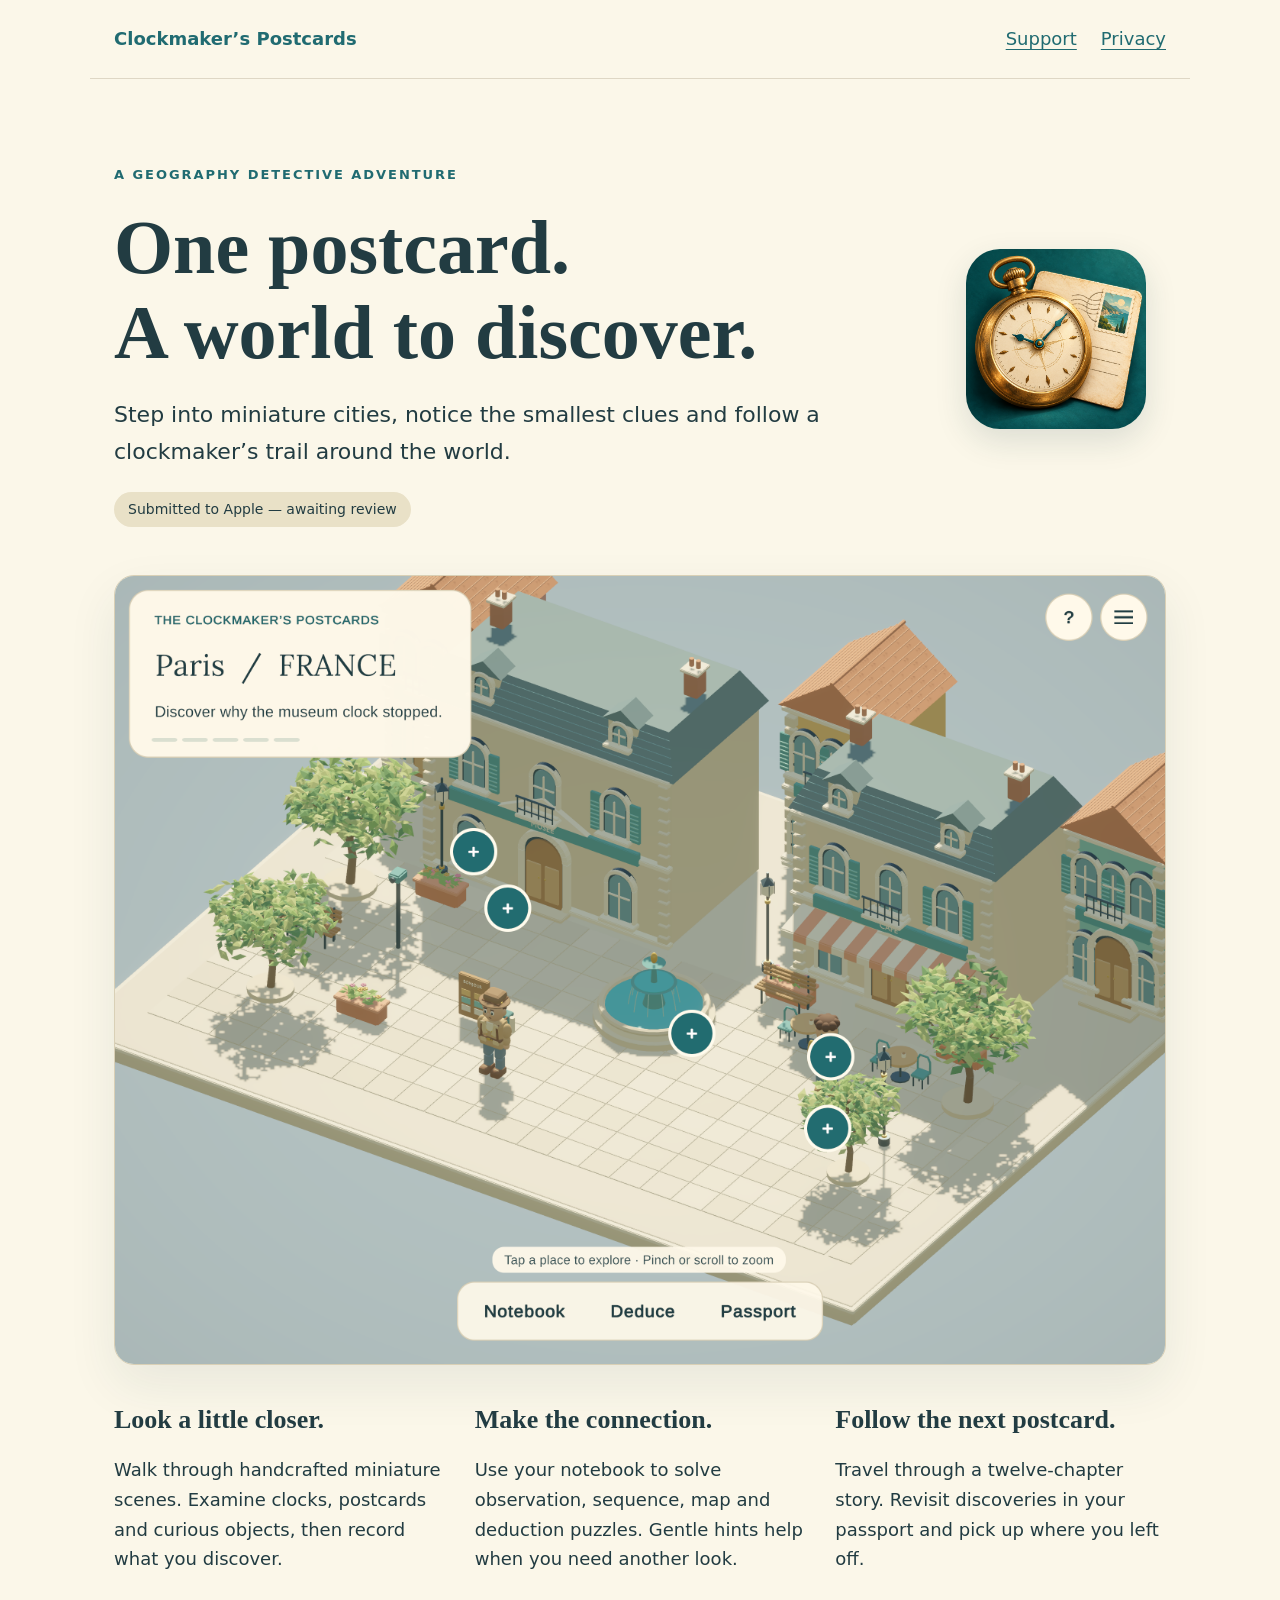
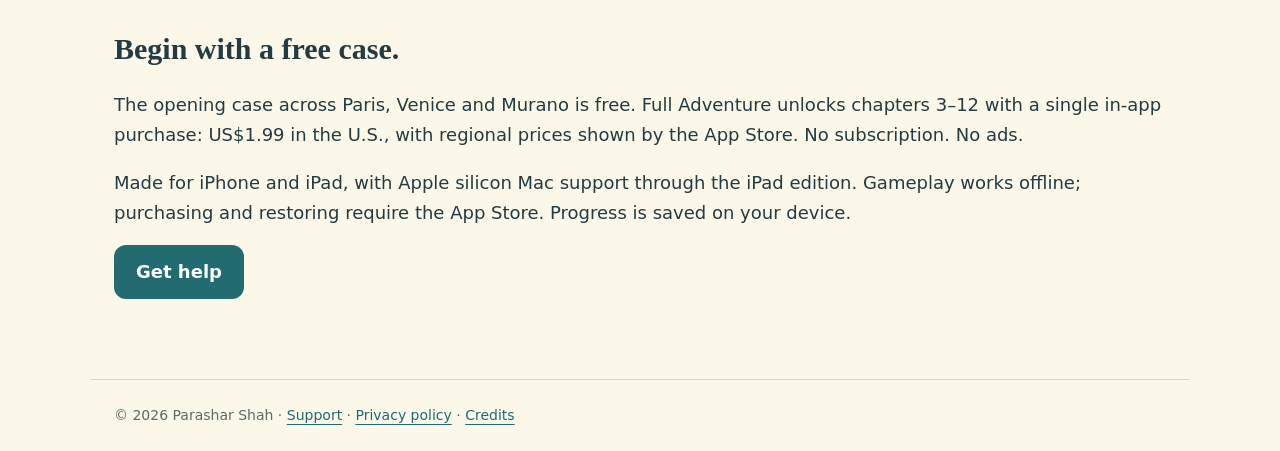
<file: index.html>
<!doctype html><html lang="en"><head><meta charset="utf-8"><meta name="viewport" content="width=device-width,initial-scale=1"><title>The Clockmaker’s Postcards — A little world of mysteries</title><meta name="description" content="An original miniature-world detective adventure for iPhone and iPad. Explore, gather evidence and follow the next postcard."><link rel="icon" href="assets/icon.png"><link rel="stylesheet" href="style.css"></head><body><nav aria-label="Main"><a href="index.html">Clockmaker’s Postcards</a><a href="support.html">Support</a><a href="privacy.html">Privacy</a></nav><main><section class="hero"><div><p class="eyebrow">A geography detective adventure</p><h1>One postcard.<br>A world to discover.</h1><p class="lead">Step into miniature cities, notice the smallest clues and follow a clockmaker’s trail around the world.</p><span class="status">Submitted to Apple — awaiting review</span></div><img class="icon" src="assets/icon.png" alt="A brass clock and travel postcard"></section><img class="game" src="assets/paris.png" alt="The actual iPad game: a detective explores a sunny Paris square with clue markers and a notebook"><div class="features"><section><h2>Look a little closer.</h2><p>Walk through handcrafted miniature scenes. Examine clocks, postcards and curious objects, then record what you discover.</p></section><section><h2>Make the connection.</h2><p>Use your notebook to solve observation, sequence, map and deduction puzzles. Gentle hints help when you need another look.</p></section><section><h2>Follow the next postcard.</h2><p>Travel through a twelve-chapter story. Revisit discoveries in your passport and pick up where you left off.</p></section></div><section><h2>Begin with a free case.</h2><p>The opening case across Paris, Venice and Murano is free. Full Adventure unlocks chapters 3–12 with a single in-app purchase: US$1.99 in the U.S., with regional prices shown by the App Store. No subscription. No ads.</p><p>Made for iPhone and iPad, with Apple silicon Mac support through the iPad edition. Gameplay works offline; purchasing and restoring require the App Store. Progress is saved on your device.</p><a class="button" href="support.html">Get help</a></section></main><footer>© 2026 Parashar Shah · <a href="support.html">Support</a> · <a href="privacy.html">Privacy policy</a> · <a href="credits.html">Credits</a></footer></body></html>
</file>
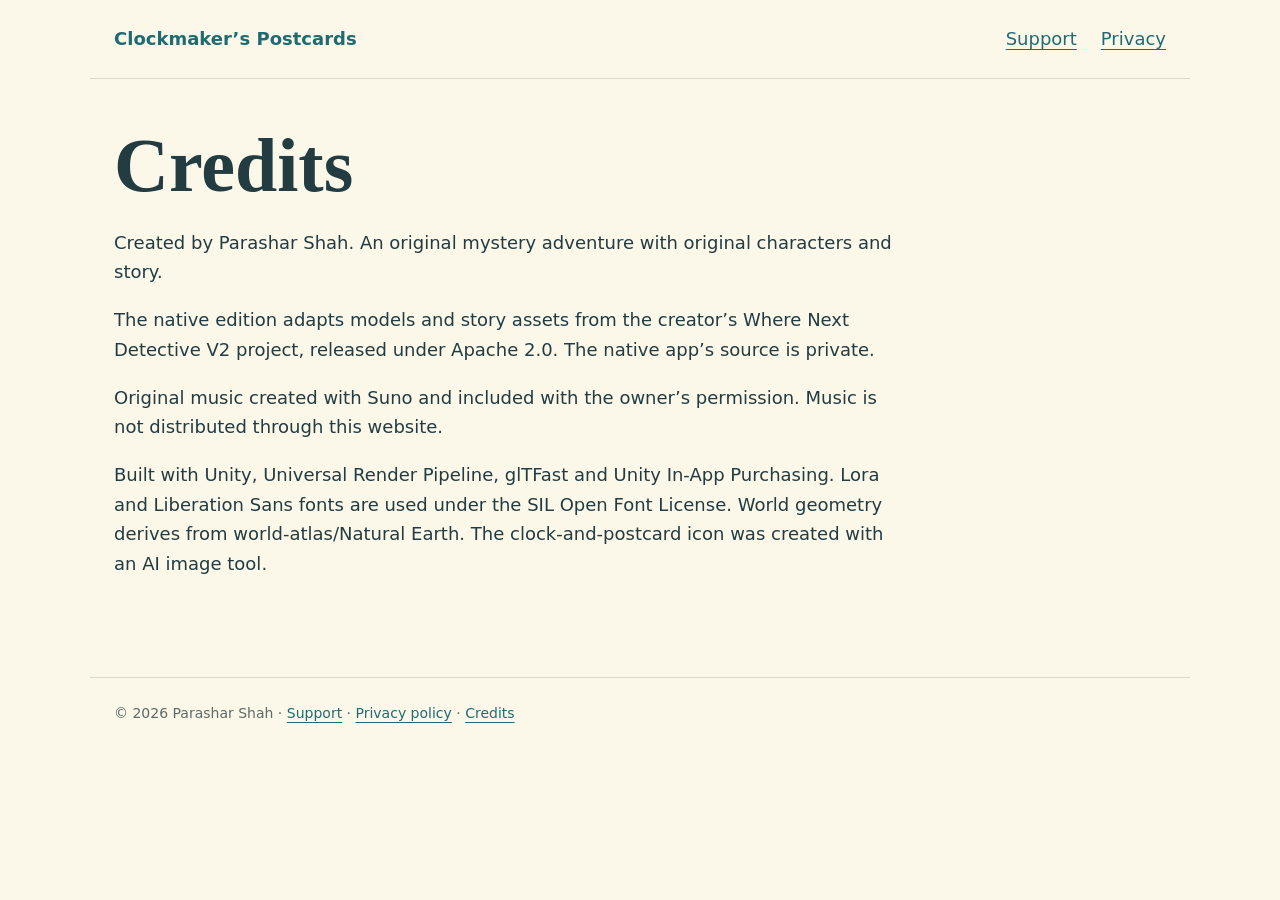
<file: credits.html>
<!doctype html><html lang="en"><head><meta charset="utf-8"><meta name="viewport" content="width=device-width,initial-scale=1"><title>Credits — The Clockmaker’s Postcards</title><meta name="description" content="Artwork, technology, music and font credits for The Clockmaker’s Postcards."><link rel="icon" href="assets/icon.png"><link rel="stylesheet" href="style.css"></head><body><nav aria-label="Main"><a href="index.html">Clockmaker’s Postcards</a><a href="support.html">Support</a><a href="privacy.html">Privacy</a></nav><main><article><h1>Credits</h1><p>Created by Parashar Shah. An original mystery adventure with original characters and story.</p><p>The native edition adapts models and story assets from the creator’s Where Next Detective V2 project, released under Apache 2.0. The native app’s source is private.</p><p>Original music created with Suno and included with the owner’s permission. Music is not distributed through this website.</p><p>Built with Unity, Universal Render Pipeline, glTFast and Unity In-App Purchasing. Lora and Liberation Sans fonts are used under the SIL Open Font License. World geometry derives from world-atlas/Natural Earth. The clock-and-postcard icon was created with an AI image tool.</p></article></main><footer>© 2026 Parashar Shah · <a href="support.html">Support</a> · <a href="privacy.html">Privacy policy</a> · <a href="credits.html">Credits</a></footer></body></html>
</file>
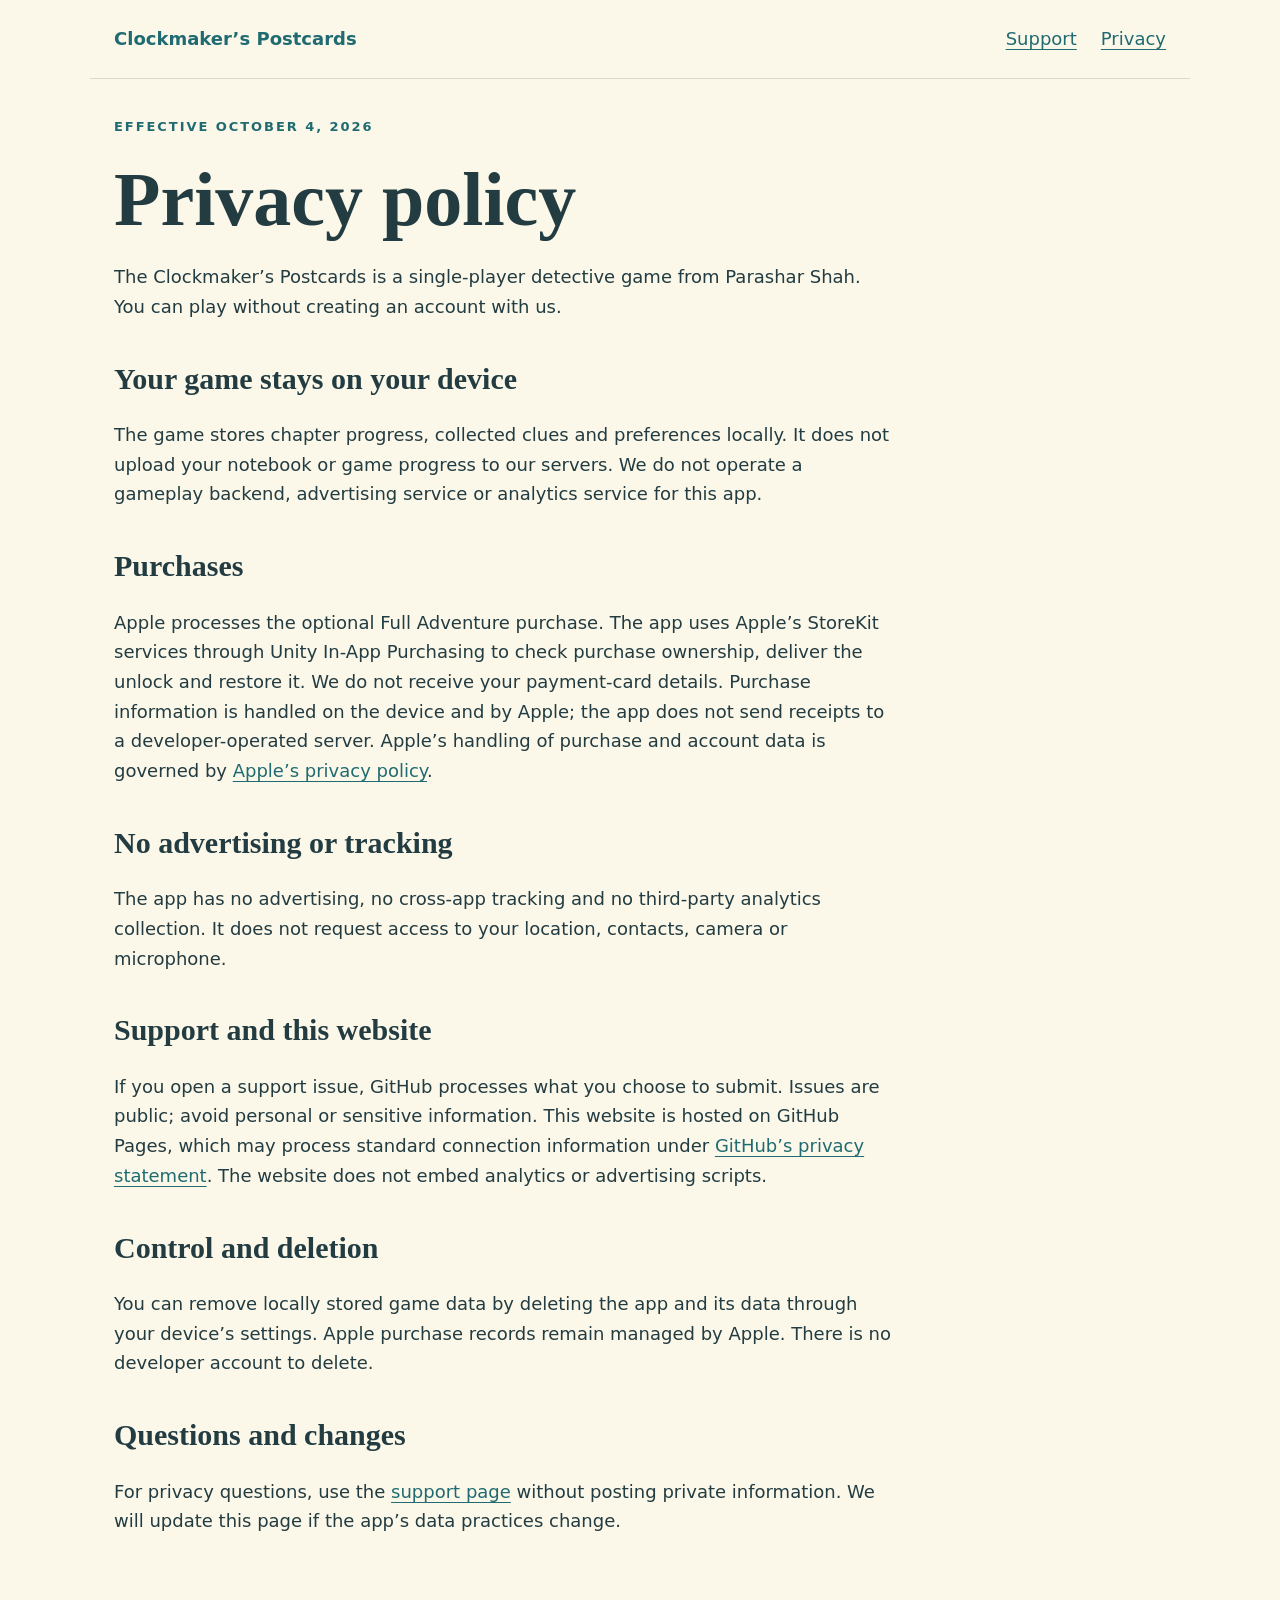
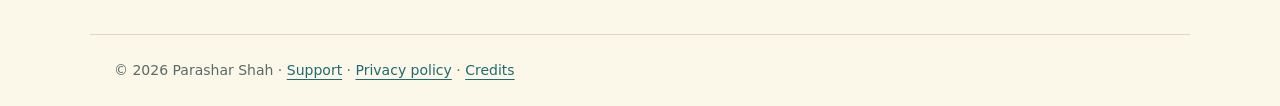
<file: privacy.html>
<!doctype html><html lang="en"><head><meta charset="utf-8"><meta name="viewport" content="width=device-width,initial-scale=1"><title>Privacy — The Clockmaker’s Postcards</title><meta name="description" content="How The Clockmaker’s Postcards handles local game progress, Apple purchases and support requests."><link rel="icon" href="assets/icon.png"><link rel="stylesheet" href="style.css"></head><body><nav aria-label="Main"><a href="index.html">Clockmaker’s Postcards</a><a href="support.html">Support</a><a href="privacy.html">Privacy</a></nav><main><article><p class="eyebrow">Effective October 4, 2026</p><h1>Privacy policy</h1><p>The Clockmaker’s Postcards is a single-player detective game from Parashar Shah. You can play without creating an account with us.</p><h2>Your game stays on your device</h2><p>The game stores chapter progress, collected clues and preferences locally. It does not upload your notebook or game progress to our servers. We do not operate a gameplay backend, advertising service or analytics service for this app.</p><h2>Purchases</h2><p>Apple processes the optional Full Adventure purchase. The app uses Apple’s StoreKit services through Unity In-App Purchasing to check purchase ownership, deliver the unlock and restore it. We do not receive your payment-card details. Purchase information is handled on the device and by Apple; the app does not send receipts to a developer-operated server. Apple’s handling of purchase and account data is governed by <a href="https://www.apple.com/legal/privacy/">Apple’s privacy policy</a>.</p><h2>No advertising or tracking</h2><p>The app has no advertising, no cross-app tracking and no third-party analytics collection. It does not request access to your location, contacts, camera or microphone.</p><h2>Support and this website</h2><p>If you open a support issue, GitHub processes what you choose to submit. Issues are public; avoid personal or sensitive information. This website is hosted on GitHub Pages, which may process standard connection information under <a href="https://docs.github.com/en/site-policy/privacy-policies/github-general-privacy-statement">GitHub’s privacy statement</a>. The website does not embed analytics or advertising scripts.</p><h2>Control and deletion</h2><p>You can remove locally stored game data by deleting the app and its data through your device’s settings. Apple purchase records remain managed by Apple. There is no developer account to delete.</p><h2>Questions and changes</h2><p>For privacy questions, use the <a href="support.html">support page</a> without posting private information. We will update this page if the app’s data practices change.</p></article></main><footer>© 2026 Parashar Shah · <a href="support.html">Support</a> · <a href="privacy.html">Privacy policy</a> · <a href="credits.html">Credits</a></footer></body></html>
</file>
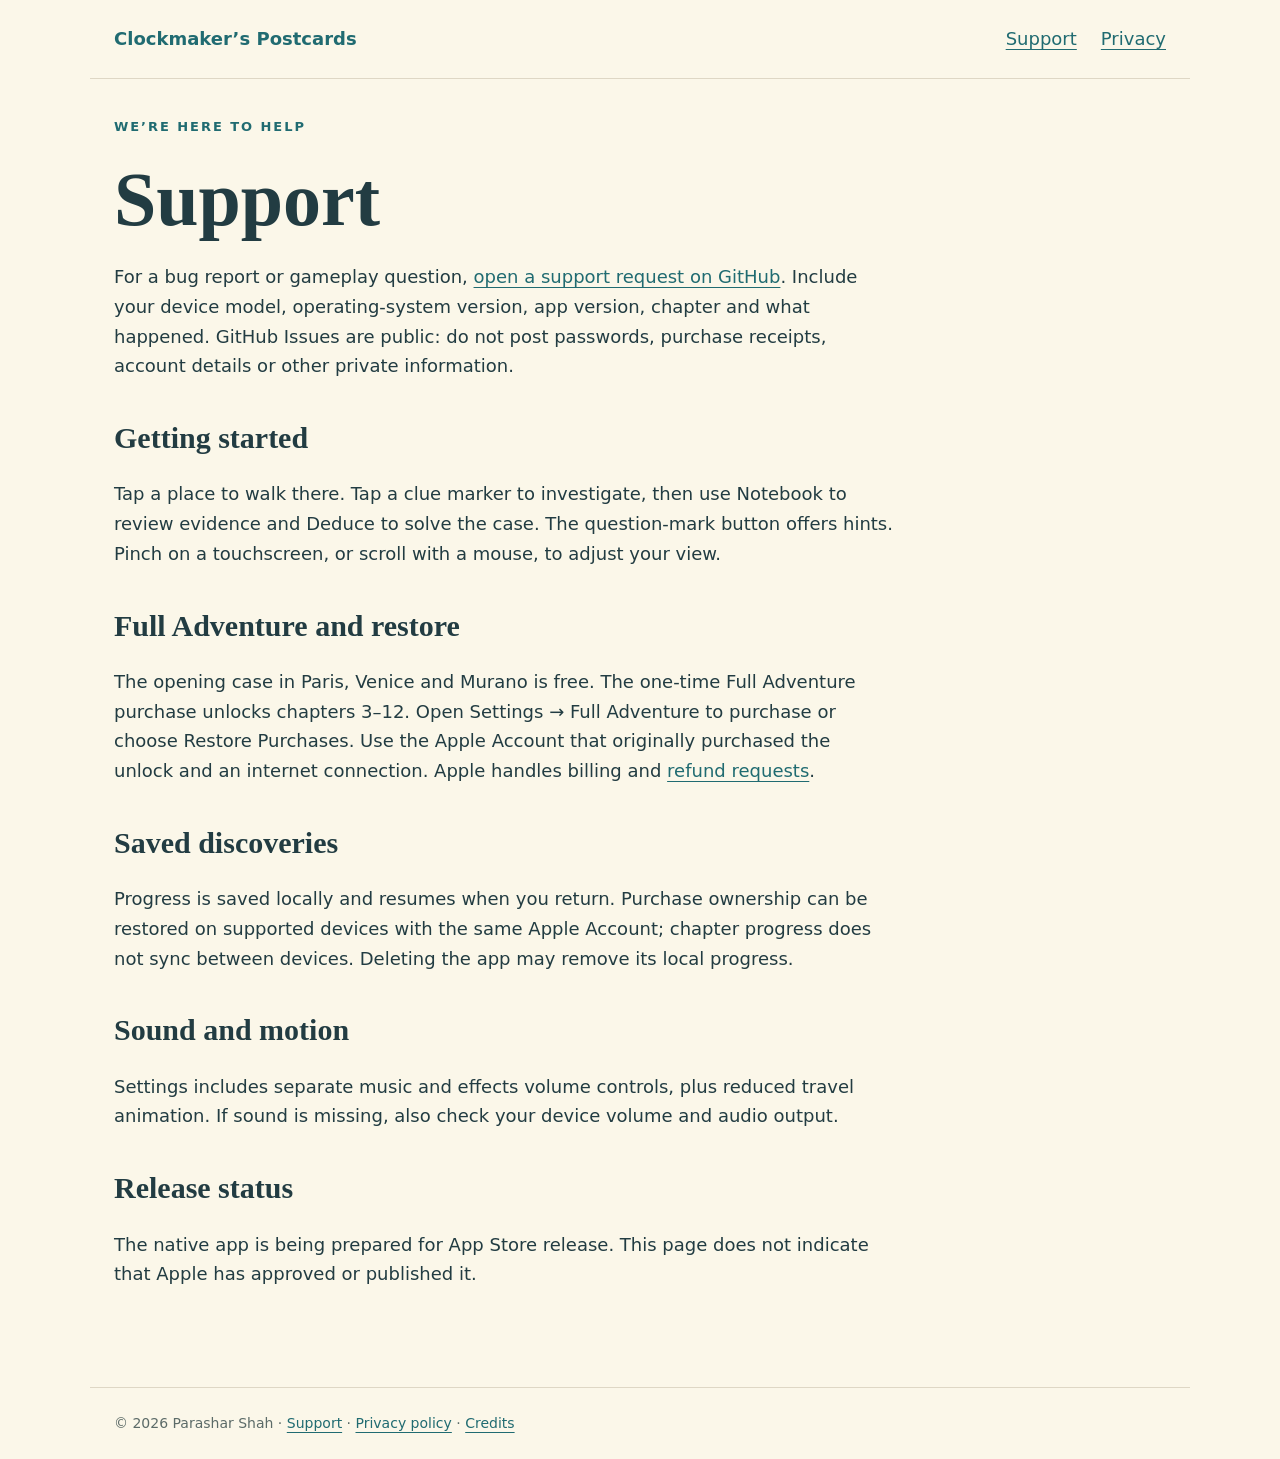
<file: support.html>
<!doctype html><html lang="en"><head><meta charset="utf-8"><meta name="viewport" content="width=device-width,initial-scale=1"><title>Support — The Clockmaker’s Postcards</title><meta name="description" content="Gameplay help, restoring Full Adventure and contacting support for The Clockmaker’s Postcards."><link rel="icon" href="assets/icon.png"><link rel="stylesheet" href="style.css"></head><body><nav aria-label="Main"><a href="index.html">Clockmaker’s Postcards</a><a href="support.html">Support</a><a href="privacy.html">Privacy</a></nav><main><article><p class="eyebrow">We’re here to help</p><h1>Support</h1><p>For a bug report or gameplay question, <a href="https://github.com/pstarwars2026/clockmakers-postcards/issues/new/choose">open a support request on GitHub</a>. Include your device model, operating-system version, app version, chapter and what happened. GitHub Issues are public: do not post passwords, purchase receipts, account details or other private information.</p><h2>Getting started</h2><p>Tap a place to walk there. Tap a clue marker to investigate, then use Notebook to review evidence and Deduce to solve the case. The question-mark button offers hints. Pinch on a touchscreen, or scroll with a mouse, to adjust your view.</p><h2>Full Adventure and restore</h2><p>The opening case in Paris, Venice and Murano is free. The one-time Full Adventure purchase unlocks chapters 3–12. Open Settings → Full Adventure to purchase or choose Restore Purchases. Use the Apple Account that originally purchased the unlock and an internet connection. Apple handles billing and <a href="https://reportaproblem.apple.com/">refund requests</a>.</p><h2>Saved discoveries</h2><p>Progress is saved locally and resumes when you return. Purchase ownership can be restored on supported devices with the same Apple Account; chapter progress does not sync between devices. Deleting the app may remove its local progress.</p><h2>Sound and motion</h2><p>Settings includes separate music and effects volume controls, plus reduced travel animation. If sound is missing, also check your device volume and audio output.</p><h2>Release status</h2><p>The native app is being prepared for App Store release. This page does not indicate that Apple has approved or published it.</p></article></main><footer>© 2026 Parashar Shah · <a href="support.html">Support</a> · <a href="privacy.html">Privacy policy</a> · <a href="credits.html">Credits</a></footer></body></html>
</file>
<file: style.css>
*{box-sizing:border-box}body{margin:0;background:#fbf7e9;color:#223c42;font:18px/1.65 system-ui,-apple-system,sans-serif}a{color:#206b71;text-underline-offset:4px}nav,main,footer{max-width:1100px;margin:auto;padding:24px}nav{display:flex;gap:24px;align-items:center;border-bottom:1px solid #ded7c5}nav a:first-child{margin-right:auto;font-weight:750;text-decoration:none}h1,h2{font-family:Georgia,serif;line-height:1.12}h1{font-size:clamp(40px,6vw,76px);margin:20px 0}h2{font-size:30px;margin-top:40px}.hero{display:grid;grid-template-columns:1fr 200px;gap:44px;align-items:center;padding:48px 0}.icon{width:180px;border-radius:34px;box-shadow:0 12px 32px #193e4322}.eyebrow{font-size:13px;text-transform:uppercase;letter-spacing:.15em;font-weight:750;color:#206b71}.lead{font-size:22px;max-width:740px}.button{display:inline-block;padding:12px 22px;border-radius:12px;background:#216b71;color:white;text-decoration:none;font-weight:700}.status{display:inline-block;padding:6px 14px;background:#e9e1c7;border-radius:20px;font-size:14px}.game{display:block;width:100%;border-radius:20px;border:1px solid #d9d0b6;box-shadow:0 20px 50px #193e4315}.features{display:grid;grid-template-columns:repeat(3,1fr);gap:30px}.features h2{font-size:26px}article{max-width:780px}footer{border-top:1px solid #ded7c5;margin-top:56px;font-size:14px;color:#5c6b68}li{margin:10px 0}@media(max-width:680px){nav{font-size:14px;gap:14px}.hero{grid-template-columns:1fr;padding:28px 0;gap:8px}.icon{width:100px;grid-row:1}.features{grid-template-columns:1fr;gap:0}.lead{font-size:20px}}
</file>
